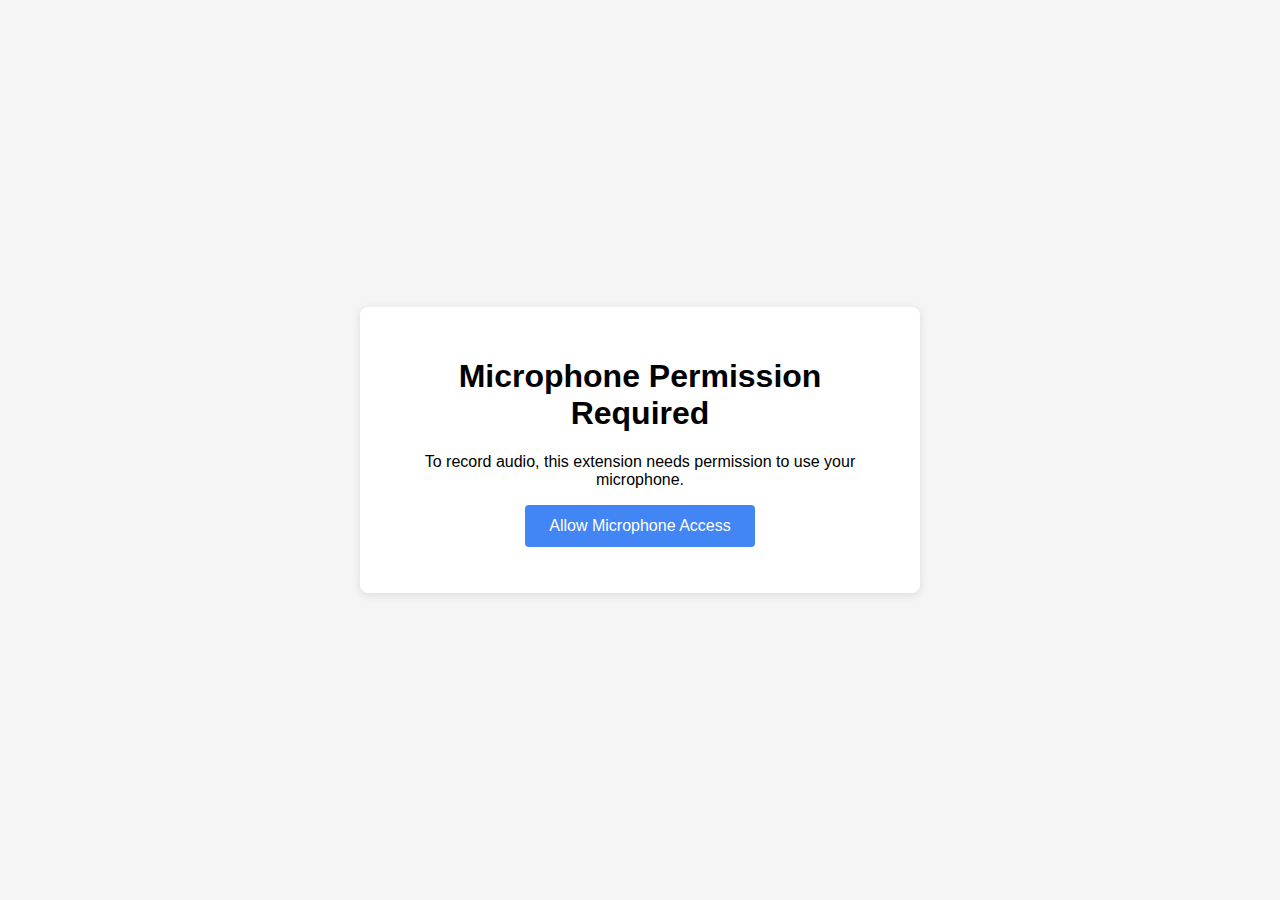
<file: SmartSummary Chrome Extension/permission.html>
<!DOCTYPE html>

  <html lang="en">
  <head>
    <meta charset="UTF-8" />
    <meta name="viewport" content="width=device-width, initial-scale=1.0" />
  
    <title>Audio Recorder - Permission Request</title>
    <style>
      body {
        font-family: Arial, sans-serif;
        display: flex;
        flex-direction: column;
        align-items: center;
        justify-content: center;
        min-height: 100vh;
        margin: 0;
        background-color: #f5f5f5;
      }
      .container {
        background: white;
        padding: 30px;
        border-radius: 8px;
        box-shadow: 0 2px 10px rgba(0, 0, 0, 0.1);
        text-align: center;
        max-width: 500px;
      }
      .button {
        background-color: #4285f4;
        color: white;
        border: none;
        padding: 12px 24px;
        border-radius: 4px;
        cursor: pointer;
        font-size: 16px;
      }
    </style>
  </head>
  <body>
    <div class="container">
      <h1>Microphone Permission Required</h1>
      <p>
        To record audio, this extension needs permission to use your microphone.
      </p>
      <button id="requestPermission" class="button">
        Allow Microphone Access
      </button>
      <p id="status"></p>
    </div>
    <script src="permission.js"></script>
  </body>
</html>
</file>
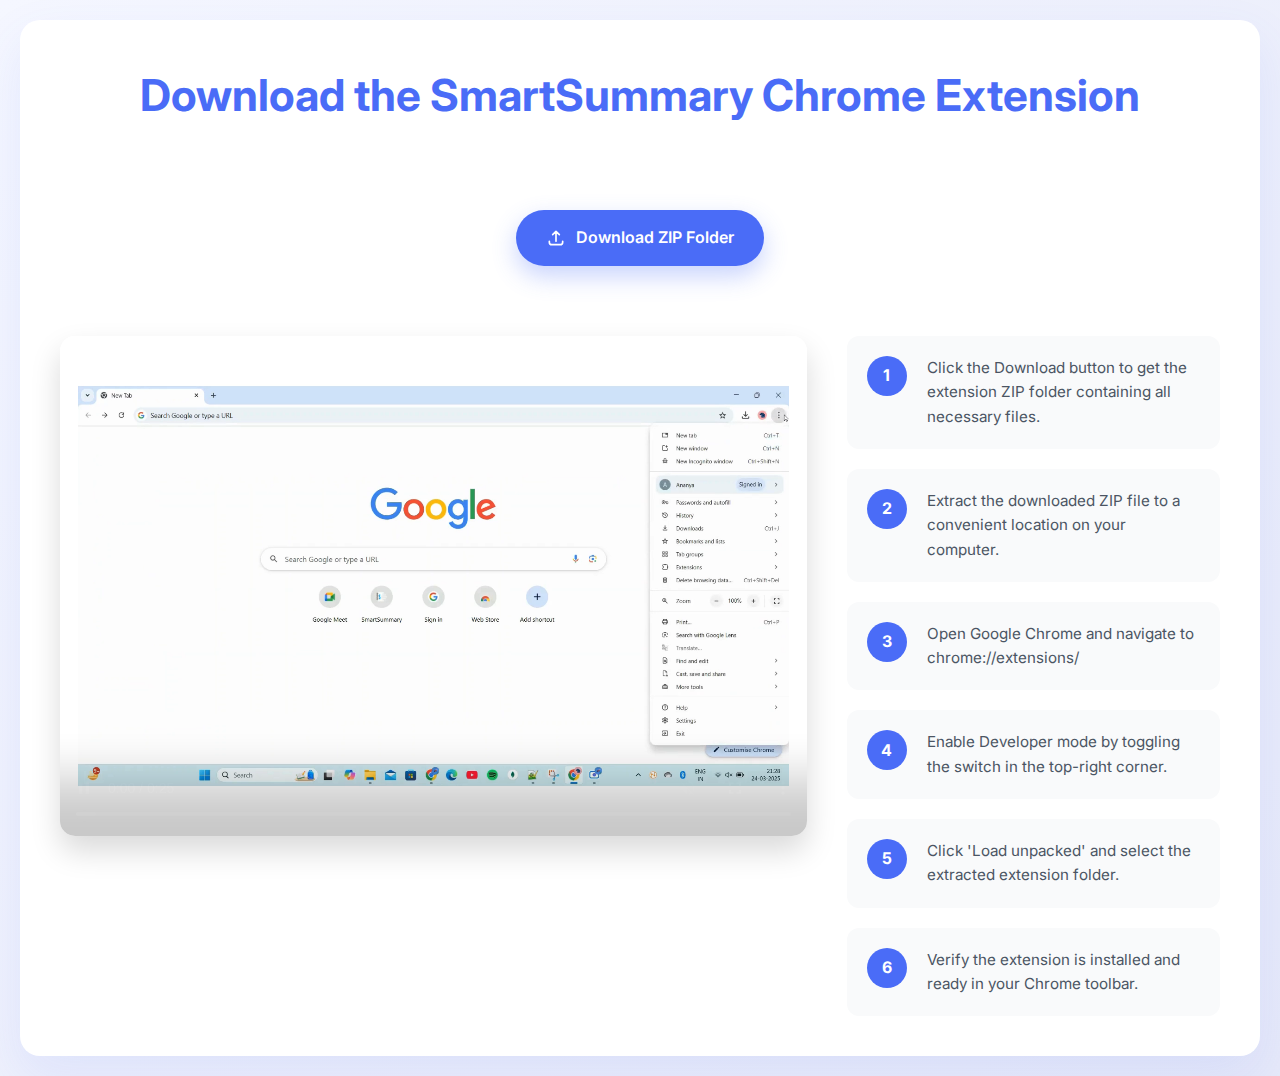
<file: FrontEnd/public/landing.html>
<!DOCTYPE html>
<html lang="en">
<head>
    <meta charset="UTF-8">
    <meta name="viewport" content="width=device-width, initial-scale=1.0">
    <title>SmartSummary Extension - Visual Guide</title>
    <link href="https://fonts.googleapis.com/css2?family=Inter:wght@300;400;600;700&display=swap" rel="stylesheet">
    <style>
        :root {
            --primary-color: #4A6CF7;
            --secondary-color: #6B7AFF;
            --text-dark: #1A1A1A;
            --text-light: #4B5563;
            --background-gradient: linear-gradient(135deg, #F5F7FF 0%, #E6E9F9 100%);
        }

        * {
            margin: 0;
            padding: 0;
            box-sizing: border-box;
        }
        
        body {
            font-family: 'Inter', sans-serif;
            background: var(--background-gradient);
            color: var(--text-dark);
            line-height: 1.6;
            min-height: 100vh;
            display: flex;
            justify-content: center;
            align-items: center;
            padding: 20px;
        }

        .container {
            background: white;
            border-radius: 20px;
            box-shadow: 0 20px 50px rgba(74, 108, 247, 0.1);
            max-width: 1400px;
            width: 100%;
            display: grid;
            grid-template-columns: 2fr 1fr;
            gap: 40px;
            padding: 40px;
            overflow: hidden;
        }

        .header {
            grid-column: 1 / -1;
            text-align: center;
            margin-bottom: 30px;
        }

        h1 {
            font-size: 2.75rem;
            color: var(--primary-color);
            font-weight: 700;
            margin-bottom: 10px;
        }

        .subtitle {
            color: var(--text-light);
            font-size: 1.1rem;
            max-width: 600px;
            margin: 0 auto;
        }

        .upload-section {
            grid-column: 1 / -1;
            display: flex;
            justify-content: center;
            margin-bottom: 30px;
        }

        .upload-btn {
            background: var(--primary-color);
            color: white;
            border: none;
            padding: 15px 30px;
            border-radius: 50px;
            font-weight: 600;
            cursor: pointer;
            display: flex;
            align-items: center;
            gap: 10px;
            font-size: 1rem;
            text-decoration: none;
            transition: all 0.3s ease;
            box-shadow: 0 10px 25px rgba(74, 108, 247, 0.3);
        }

        .upload-btn:hover {
            background: var(--secondary-color);
            transform: translateY(-3px);
            box-shadow: 0 12px 30px rgba(74, 108, 247, 0.4);
        }

        .upload-btn svg {
            width: 20px;
            height: 20px;
        }

        .video-section {
            grid-column: 1 / 2;
            border-radius: 15px;
            overflow: hidden;
            box-shadow: 0 15px 30px rgba(0, 0, 0, 0.15);
            width: 100%;
            aspect-ratio: 16/9;
            min-height: 500px;
            max-height: 700px;
        }

        .video-section video {
            width: 100%;
            height: 100%;
            object-fit: cover;
        }

        .steps-section {
            grid-column: 2 / 3;
            display: flex;
            flex-direction: column;
            gap: 20px;
            align-self: flex-start;
        }

        .step {
            display: flex;
            align-items: flex-start;
            gap: 20px;
            padding: 20px;
            background: #F9FAFB;
            border-radius: 12px;
            transition: all 0.3s ease;
        }

        .step:hover {
            transform: translateY(-5px);
            box-shadow: 0 10px 20px rgba(0, 0, 0, 0.05);
        }

        .step-marker {
            width: 40px;
            height: 40px;
            background: var(--primary-color);
            color: white;
            display: flex;
            align-items: center;
            justify-content: center;
            border-radius: 50%;
            font-weight: 700;
            flex-shrink: 0;
        }

        .step-content {
            color: var(--text-light);
            font-size: 0.95rem;
        }

        @media (max-width: 1200px) {
            .container {
                grid-template-columns: 1fr;
                gap: 20px;
            }

            .video-section {
                grid-column: 1 / -1;
                min-height: 400px;
            }

            .steps-section {
                grid-column: 1 / -1;
                margin-top: 20px;
            }
        }

        @media (max-width: 600px) {
            .upload-btn {
                width: 100%;
                justify-content: center;
            }

            .video-section {
                min-height: 250px;
            }
        }
    </style>
</head>
<body>
    <div class="container">
        <div class="header">
            <h1>Download the SmartSummary Chrome Extension</h1>
        </div>
        
        <div class="upload-section">
            <a href="SmartSummary Chrome Extension.zip" download="SmartSummary_Chrome_Extension.zip" class="upload-btn">
                <svg xmlns="http://www.w3.org/2000/svg" fill="none" viewBox="0 0 24 24" stroke="currentColor">
                    <path stroke-linecap="round" stroke-linejoin="round" stroke-width="2" d="M4 16v1a3 3 0 003 3h10a3 3 0 003-3v-1m-4-8l-4-4m0 0L8 8m4-4v12" />
                </svg>
                Download ZIP Folder
            </a>
        </div>
        
        <div class="video-section">
            <video width="100%" height="100%" controls autoplay muted loop>
                <source src="Untitled design.mp4" type="video/mp4">
                Your browser does not support the video tag.
            </video>
        </div>
        
        <div class="steps-section">
            <div class="step">
                <div class="step-marker">1</div>
                <div class="step-content">Click the Download button to get the extension ZIP folder containing all necessary files.</div>
            </div>
            <div class="step">
                <div class="step-marker">2</div>
                <div class="step-content">Extract the downloaded ZIP file to a convenient location on your computer.</div>
            </div>
            <div class="step">
                <div class="step-marker">3</div>
                <div class="step-content">Open Google Chrome and navigate to chrome://extensions/</div>
            </div>
            <div class="step">
                <div class="step-marker">4</div>
                <div class="step-content">Enable Developer mode by toggling the switch in the top-right corner.</div>
            </div>
            <div class="step">
                <div class="step-marker">5</div>
                <div class="step-content">Click 'Load unpacked' and select the extracted extension folder.</div>
            </div>
            <div class="step">
                <div class="step-marker">6</div>
                <div class="step-content">Verify the extension is installed and ready in your Chrome toolbar.</div>
            </div>
        </div>
    </div>
</body>
</html>
</file>
